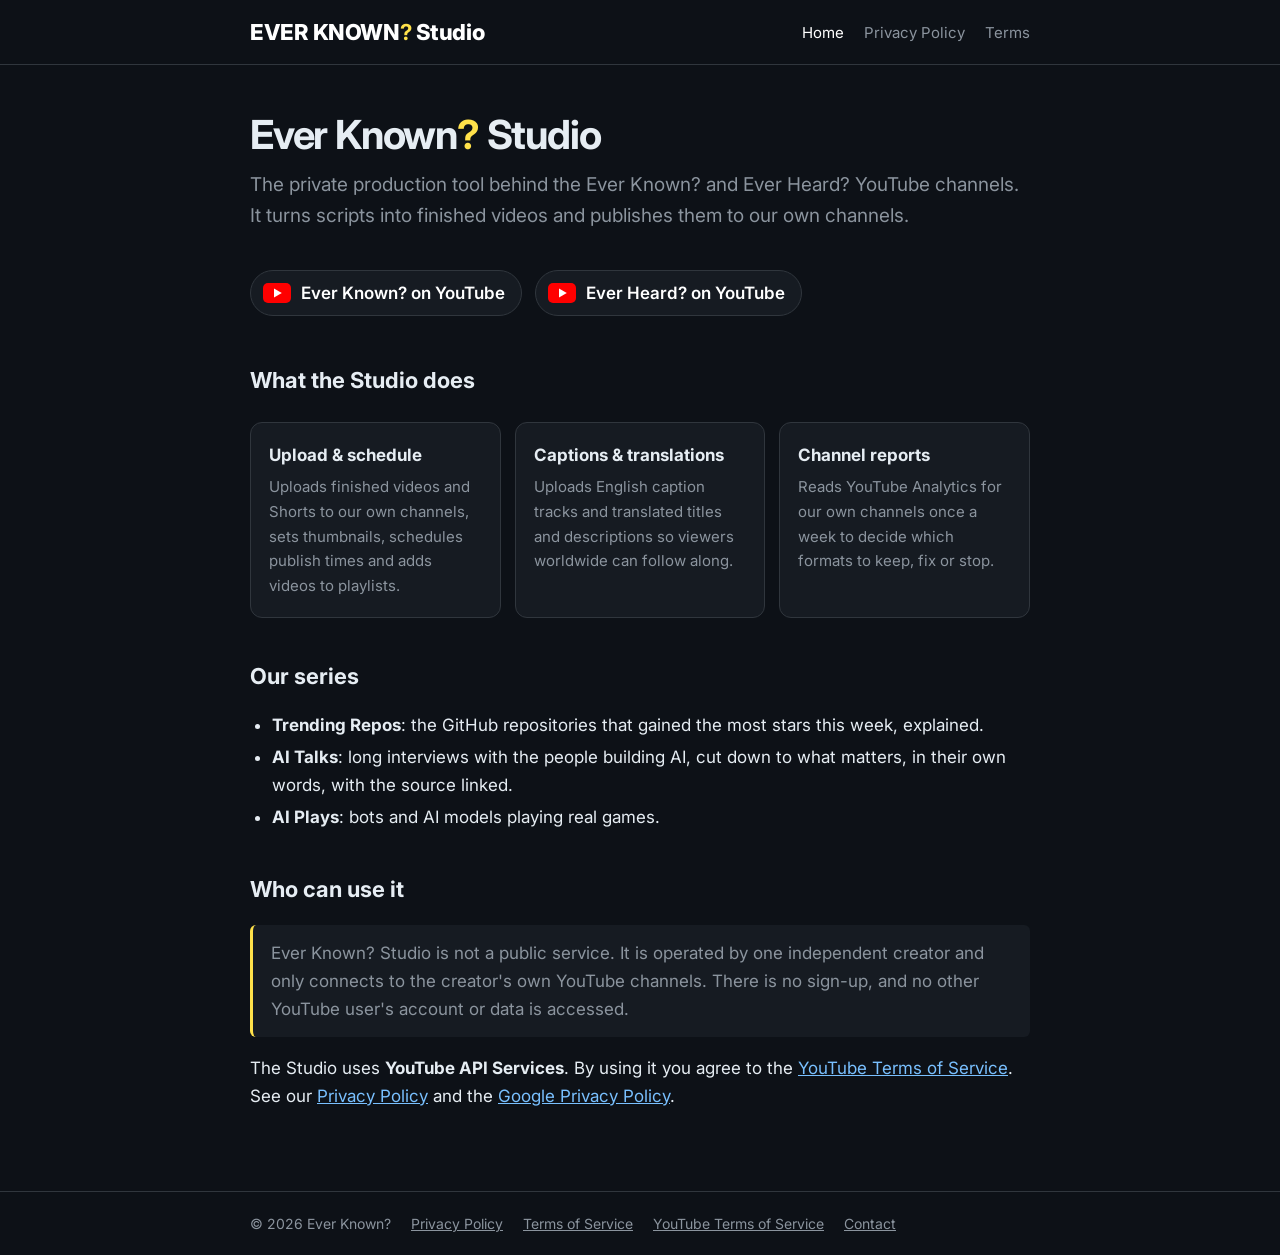
<file: index.html>
<!doctype html>
<html lang="en">
<head>
<meta charset="utf-8">
<meta name="viewport" content="width=device-width, initial-scale=1">
<title>Ever Known? Studio</title>
<meta name="description" content="Ever Known? Studio is the private production tool behind the Ever Known? and Ever Heard? YouTube channels.">
<link rel="preconnect" href="https://fonts.googleapis.com">
<link href="https://fonts.googleapis.com/css2?family=Inter:wght@400;600;800&display=swap" rel="stylesheet">
<link rel="stylesheet" href="style.css">
</head>
<body>
<header><div class="wrap">
  <a class="logo" href="./">EVER KNOWN<b>?</b> Studio</a>
  <nav><a href="./" aria-current="page">Home</a><a href="privacy.html">Privacy Policy</a><a href="terms.html">Terms</a></nav>
</div></header>

<main><div class="wrap">
  <h1>Ever Known<b>?</b> Studio</h1>
  <p class="lead">The private production tool behind the Ever Known? and Ever Heard? YouTube channels. It turns scripts into finished videos and publishes them to our own channels.</p>

  <p>
    <a class="yt" href="https://www.youtube.com/@everknownq"><svg viewBox="0 0 28 20" aria-hidden="true"><rect width="28" height="20" rx="5" fill="#FF0000"/><path d="M11 5.5v9l7.8-4.5z" fill="#fff"/></svg>Ever Known? on YouTube</a>
    <a class="yt" href="https://www.youtube.com/@everheardq"><svg viewBox="0 0 28 20" aria-hidden="true"><rect width="28" height="20" rx="5" fill="#FF0000"/><path d="M11 5.5v9l7.8-4.5z" fill="#fff"/></svg>Ever Heard? on YouTube</a>
  </p>

  <h2>What the Studio does</h2>
  <div class="cards">
    <div class="card"><h3>Upload &amp; schedule</h3><p>Uploads finished videos and Shorts to our own channels, sets thumbnails, schedules publish times and adds videos to playlists.</p></div>
    <div class="card"><h3>Captions &amp; translations</h3><p>Uploads English caption tracks and translated titles and descriptions so viewers worldwide can follow along.</p></div>
    <div class="card"><h3>Channel reports</h3><p>Reads YouTube Analytics for our own channels once a week to decide which formats to keep, fix or stop.</p></div>
  </div>

  <h2>Our series</h2>
  <ul>
    <li><b>Trending Repos</b>: the GitHub repositories that gained the most stars this week, explained.</li>
    <li><b>AI Talks</b>: long interviews with the people building AI, cut down to what matters, in their own words, with the source linked.</li>
    <li><b>AI Plays</b>: bots and AI models playing real games.</li>
  </ul>

  <h2>Who can use it</h2>
  <p class="note">Ever Known? Studio is not a public service. It is operated by one independent creator and only connects to the creator's own YouTube channels. There is no sign-up, and no other YouTube user's account or data is accessed.</p>

  <p>The Studio uses <b>YouTube API Services</b>. By using it you agree to the <a href="https://www.youtube.com/t/terms">YouTube Terms of Service</a>. See our <a href="privacy.html">Privacy Policy</a> and the <a href="http://www.google.com/policies/privacy">Google Privacy Policy</a>.</p>
</div></main>

<footer><div class="wrap">
  <span>© 2026 Ever Known?</span>
  <a href="privacy.html">Privacy Policy</a>
  <a href="terms.html">Terms of Service</a>
  <a href="https://www.youtube.com/t/terms">YouTube Terms of Service</a>
  <a href="mailto:ttl2008@daum.net">Contact</a>
</div></footer>
</body>
</html>
</file>
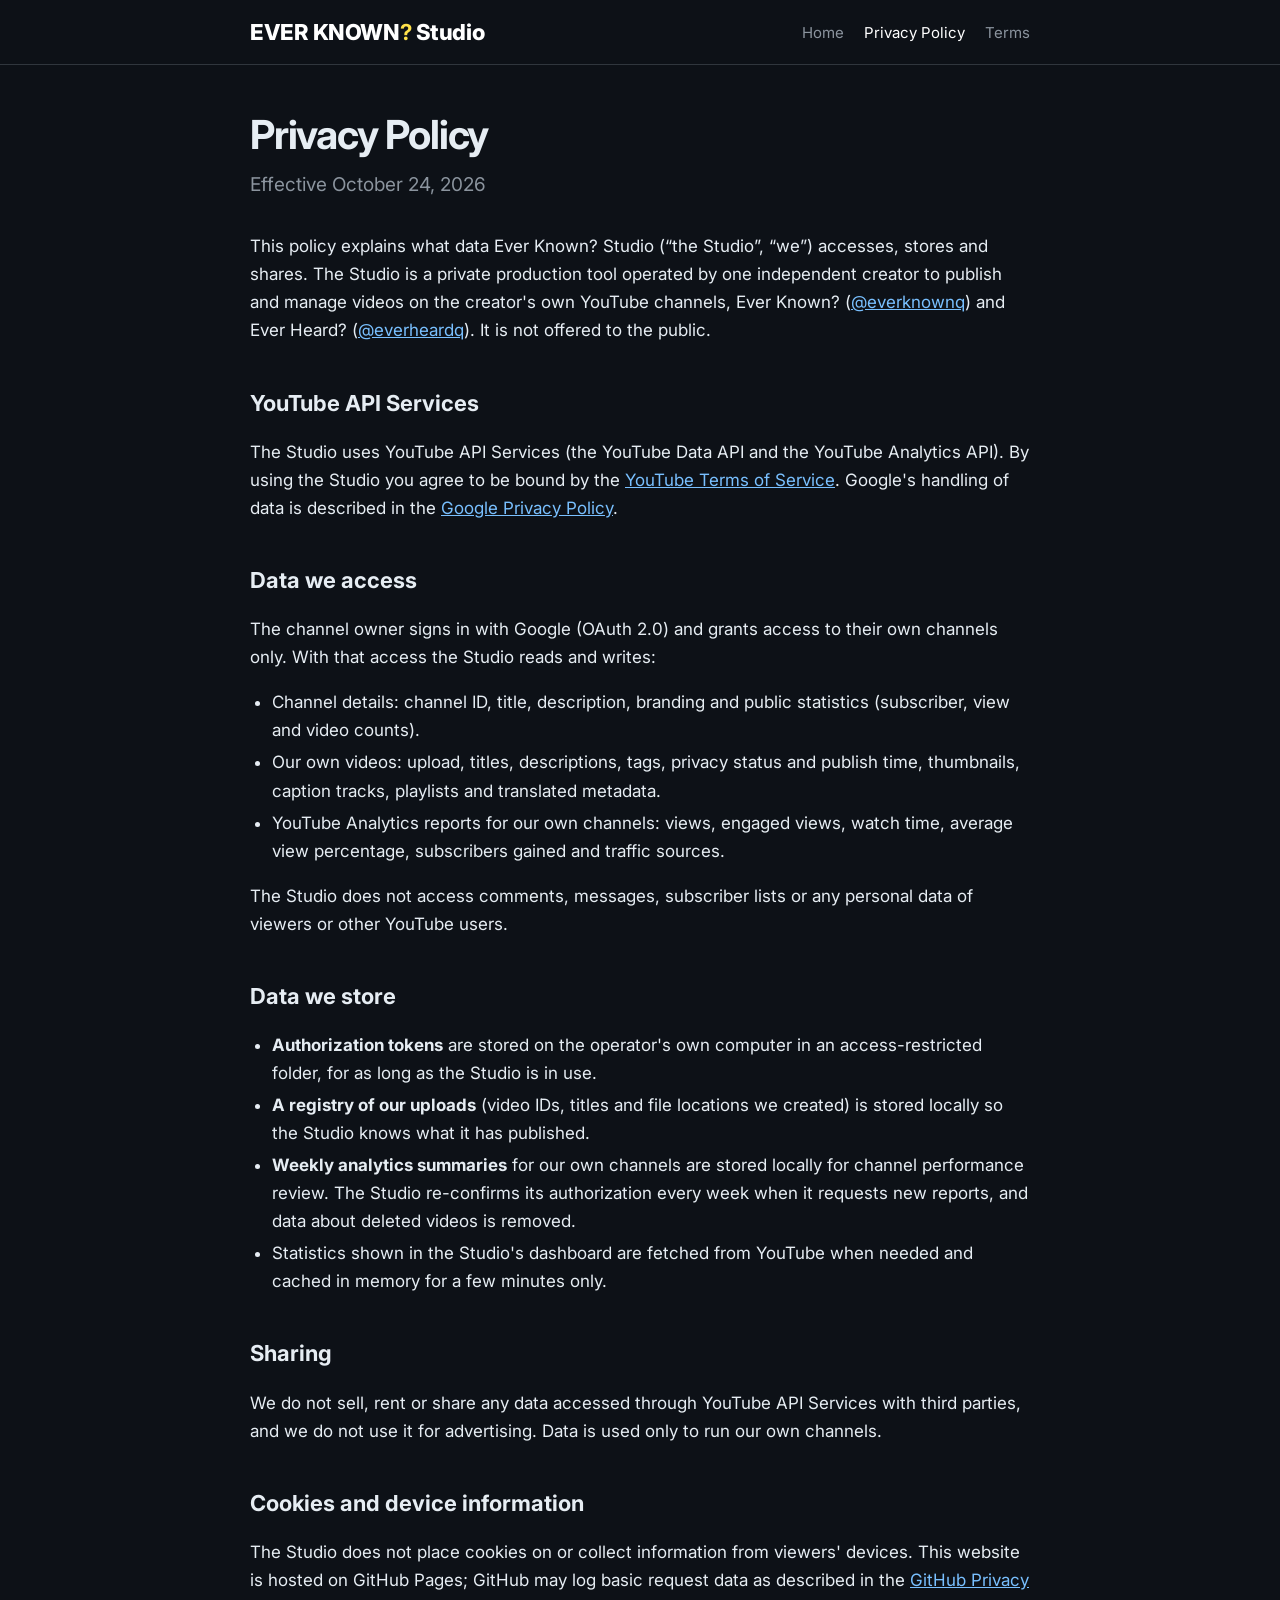
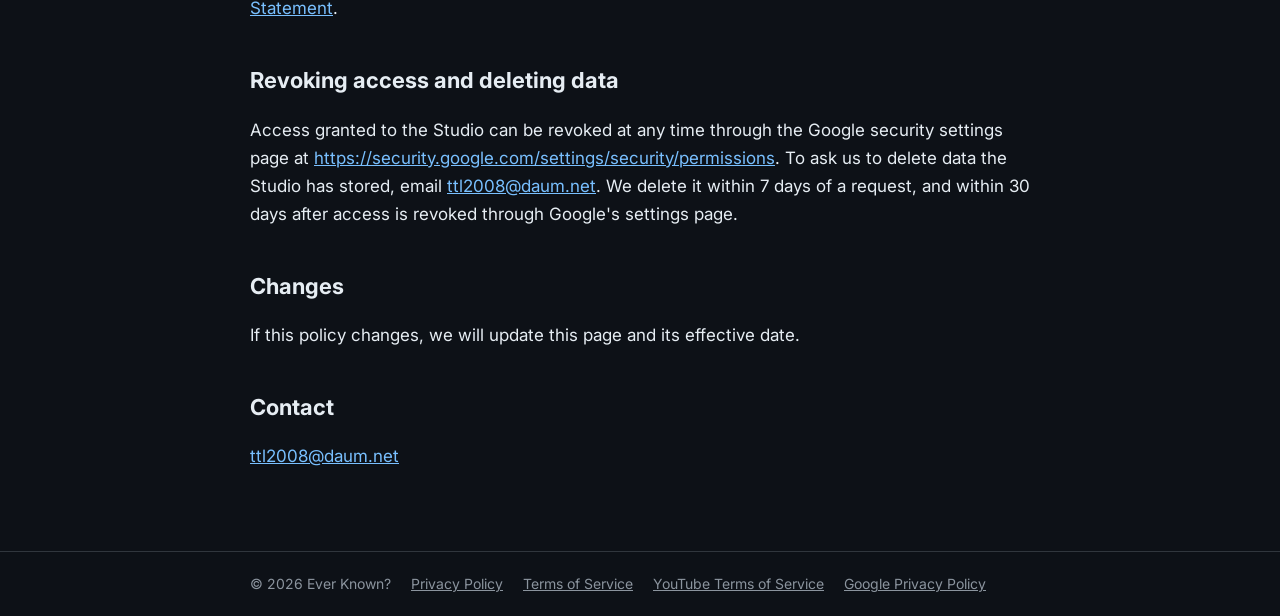
<file: privacy.html>
<!doctype html>
<html lang="en">
<head>
<meta charset="utf-8">
<meta name="viewport" content="width=device-width, initial-scale=1">
<title>Privacy Policy · Ever Known? Studio</title>
<link rel="preconnect" href="https://fonts.googleapis.com">
<link href="https://fonts.googleapis.com/css2?family=Inter:wght@400;600;800&display=swap" rel="stylesheet">
<link rel="stylesheet" href="style.css">
</head>
<body>
<header><div class="wrap">
  <a class="logo" href="./">EVER KNOWN<b>?</b> Studio</a>
  <nav><a href="./">Home</a><a href="privacy.html" aria-current="page">Privacy Policy</a><a href="terms.html">Terms</a></nav>
</div></header>

<main><div class="wrap">
  <h1>Privacy Policy</h1>
  <p class="lead">Effective October 24, 2026</p>

  <p>This policy explains what data Ever Known? Studio (“the Studio”, “we”) accesses, stores and shares. The Studio is a private production tool operated by one independent creator to publish and manage videos on the creator's own YouTube channels, Ever Known? (<a href="https://www.youtube.com/@everknownq">@everknownq</a>) and Ever Heard? (<a href="https://www.youtube.com/@everheardq">@everheardq</a>). It is not offered to the public.</p>

  <h2>YouTube API Services</h2>
  <p>The Studio uses YouTube API Services (the YouTube Data API and the YouTube Analytics API). By using the Studio you agree to be bound by the <a href="https://www.youtube.com/t/terms">YouTube Terms of Service</a>. Google's handling of data is described in the <a href="http://www.google.com/policies/privacy">Google Privacy Policy</a>.</p>

  <h2>Data we access</h2>
  <p>The channel owner signs in with Google (OAuth 2.0) and grants access to their own channels only. With that access the Studio reads and writes:</p>
  <ul>
    <li>Channel details: channel ID, title, description, branding and public statistics (subscriber, view and video counts).</li>
    <li>Our own videos: upload, titles, descriptions, tags, privacy status and publish time, thumbnails, caption tracks, playlists and translated metadata.</li>
    <li>YouTube Analytics reports for our own channels: views, engaged views, watch time, average view percentage, subscribers gained and traffic sources.</li>
  </ul>
  <p>The Studio does not access comments, messages, subscriber lists or any personal data of viewers or other YouTube users.</p>

  <h2>Data we store</h2>
  <ul>
    <li><b>Authorization tokens</b> are stored on the operator's own computer in an access-restricted folder, for as long as the Studio is in use.</li>
    <li><b>A registry of our uploads</b> (video IDs, titles and file locations we created) is stored locally so the Studio knows what it has published.</li>
    <li><b>Weekly analytics summaries</b> for our own channels are stored locally for channel performance review. The Studio re-confirms its authorization every week when it requests new reports, and data about deleted videos is removed.</li>
    <li>Statistics shown in the Studio's dashboard are fetched from YouTube when needed and cached in memory for a few minutes only.</li>
  </ul>

  <h2>Sharing</h2>
  <p>We do not sell, rent or share any data accessed through YouTube API Services with third parties, and we do not use it for advertising. Data is used only to run our own channels.</p>

  <h2>Cookies and device information</h2>
  <p>The Studio does not place cookies on or collect information from viewers' devices. This website is hosted on GitHub Pages; GitHub may log basic request data as described in the <a href="https://docs.github.com/site-policy/privacy-policies/github-general-privacy-statement">GitHub Privacy Statement</a>.</p>

  <h2>Revoking access and deleting data</h2>
  <p>Access granted to the Studio can be revoked at any time through the Google security settings page at <a href="https://security.google.com/settings/security/permissions">https://security.google.com/settings/security/permissions</a>. To ask us to delete data the Studio has stored, email <a href="mailto:ttl2008@daum.net">ttl2008@daum.net</a>. We delete it within 7 days of a request, and within 30 days after access is revoked through Google's settings page.</p>

  <h2>Changes</h2>
  <p>If this policy changes, we will update this page and its effective date.</p>

  <h2>Contact</h2>
  <p><a href="mailto:ttl2008@daum.net">ttl2008@daum.net</a></p>
</div></main>

<footer><div class="wrap">
  <span>© 2026 Ever Known?</span>
  <a href="privacy.html">Privacy Policy</a>
  <a href="terms.html">Terms of Service</a>
  <a href="https://www.youtube.com/t/terms">YouTube Terms of Service</a>
  <a href="http://www.google.com/policies/privacy">Google Privacy Policy</a>
</div></footer>
</body>
</html>
</file>
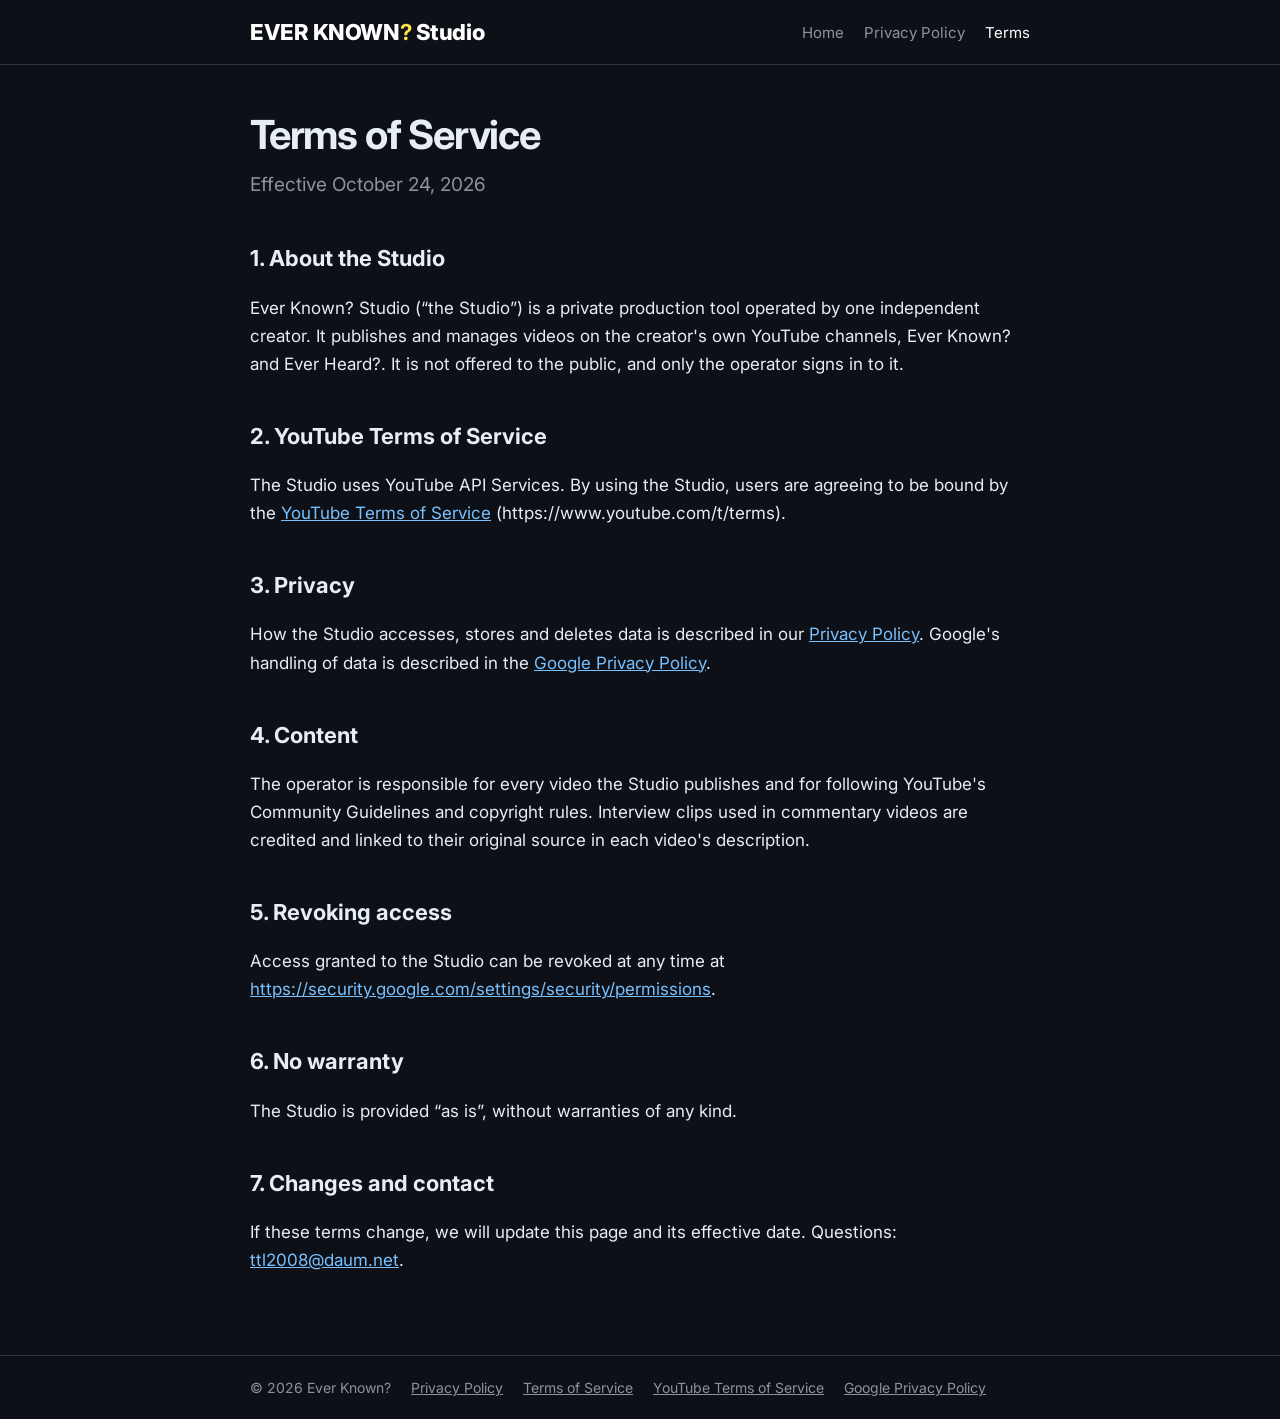
<file: terms.html>
<!doctype html>
<html lang="en">
<head>
<meta charset="utf-8">
<meta name="viewport" content="width=device-width, initial-scale=1">
<title>Terms of Service · Ever Known? Studio</title>
<link rel="preconnect" href="https://fonts.googleapis.com">
<link href="https://fonts.googleapis.com/css2?family=Inter:wght@400;600;800&display=swap" rel="stylesheet">
<link rel="stylesheet" href="style.css">
</head>
<body>
<header><div class="wrap">
  <a class="logo" href="./">EVER KNOWN<b>?</b> Studio</a>
  <nav><a href="./">Home</a><a href="privacy.html">Privacy Policy</a><a href="terms.html" aria-current="page">Terms</a></nav>
</div></header>

<main><div class="wrap">
  <h1>Terms of Service</h1>
  <p class="lead">Effective October 24, 2026</p>

  <h2>1. About the Studio</h2>
  <p>Ever Known? Studio (“the Studio”) is a private production tool operated by one independent creator. It publishes and manages videos on the creator's own YouTube channels, Ever Known? and Ever Heard?. It is not offered to the public, and only the operator signs in to it.</p>

  <h2>2. YouTube Terms of Service</h2>
  <p>The Studio uses YouTube API Services. By using the Studio, users are agreeing to be bound by the <a href="https://www.youtube.com/t/terms">YouTube Terms of Service</a> (https://www.youtube.com/t/terms).</p>

  <h2>3. Privacy</h2>
  <p>How the Studio accesses, stores and deletes data is described in our <a href="privacy.html">Privacy Policy</a>. Google's handling of data is described in the <a href="http://www.google.com/policies/privacy">Google Privacy Policy</a>.</p>

  <h2>4. Content</h2>
  <p>The operator is responsible for every video the Studio publishes and for following YouTube's Community Guidelines and copyright rules. Interview clips used in commentary videos are credited and linked to their original source in each video's description.</p>

  <h2>5. Revoking access</h2>
  <p>Access granted to the Studio can be revoked at any time at <a href="https://security.google.com/settings/security/permissions">https://security.google.com/settings/security/permissions</a>.</p>

  <h2>6. No warranty</h2>
  <p>The Studio is provided “as is”, without warranties of any kind.</p>

  <h2>7. Changes and contact</h2>
  <p>If these terms change, we will update this page and its effective date. Questions: <a href="mailto:ttl2008@daum.net">ttl2008@daum.net</a>.</p>
</div></main>

<footer><div class="wrap">
  <span>© 2026 Ever Known?</span>
  <a href="privacy.html">Privacy Policy</a>
  <a href="terms.html">Terms of Service</a>
  <a href="https://www.youtube.com/t/terms">YouTube Terms of Service</a>
  <a href="http://www.google.com/policies/privacy">Google Privacy Policy</a>
</div></footer>
</body>
</html>
</file>
<file: style.css>
:root {
  --bg: #0d1117; --pane: #161b22; --line: #30363d; --text: #e6edf3; --mute: #8b949e; --hi: #ffe14a; --link: #79c0ff;
}
* { box-sizing: border-box; }
body { margin: 0; background: var(--bg); color: var(--text); font: 17px/1.65 "Inter", system-ui, -apple-system, "Segoe UI", sans-serif; }
a { color: var(--link); }
.wrap { max-width: 820px; margin: 0 auto; padding: 0 20px; }
header { border-bottom: 1px solid var(--line); }
header .wrap { display: flex; align-items: center; justify-content: space-between; height: 64px; }
.logo { font-weight: 800; font-size: 22px; letter-spacing: -.02em; color: #fff; text-decoration: none; }
.logo b { color: var(--hi); }
nav a { color: var(--mute); text-decoration: none; margin-left: 20px; font-size: 15px; }
nav a:hover, nav a[aria-current] { color: #fff; }
main { padding: 48px 0 64px; }
h1 { font-size: 40px; line-height: 1.1; letter-spacing: -.03em; margin: 0 0 12px; }
h1 b { color: var(--hi); }
h2 { font-size: 22px; margin: 40px 0 8px; }
.lead { color: var(--mute); font-size: 19px; margin: 0 0 32px; }
.cards { display: grid; grid-template-columns: repeat(auto-fit, minmax(220px, 1fr)); gap: 14px; margin: 24px 0; }
.card { background: var(--pane); border: 1px solid var(--line); border-radius: 12px; padding: 18px; }
.card h3 { margin: 0 0 6px; font-size: 17px; }
.card p { margin: 0; color: var(--mute); font-size: 15px; }
.yt { display: inline-flex; align-items: center; gap: 10px; background: var(--pane); border: 1px solid var(--line); border-radius: 999px; padding: 8px 16px 8px 12px; color: #fff; text-decoration: none; font-weight: 600; margin: 6px 8px 6px 0; }
.yt svg { width: 28px; height: 20px; flex: none; }
.note { background: var(--pane); border-left: 3px solid var(--hi); padding: 14px 18px; border-radius: 6px; color: var(--mute); }
ul { padding-left: 22px; }
li { margin: 4px 0; }
footer { border-top: 1px solid var(--line); color: var(--mute); font-size: 14px; }
footer .wrap { padding: 20px; display: flex; flex-wrap: wrap; gap: 8px 20px; }
footer a { color: var(--mute); }
@media (max-width: 560px) {
  h1 { font-size: 30px; }
  header .wrap { flex-direction: column; align-items: flex-start; justify-content: center; height: auto; padding-top: 14px; padding-bottom: 12px; gap: 6px; }
  .logo { white-space: nowrap; }
  nav a { margin: 0 16px 0 0; white-space: nowrap; }
}
</file>
